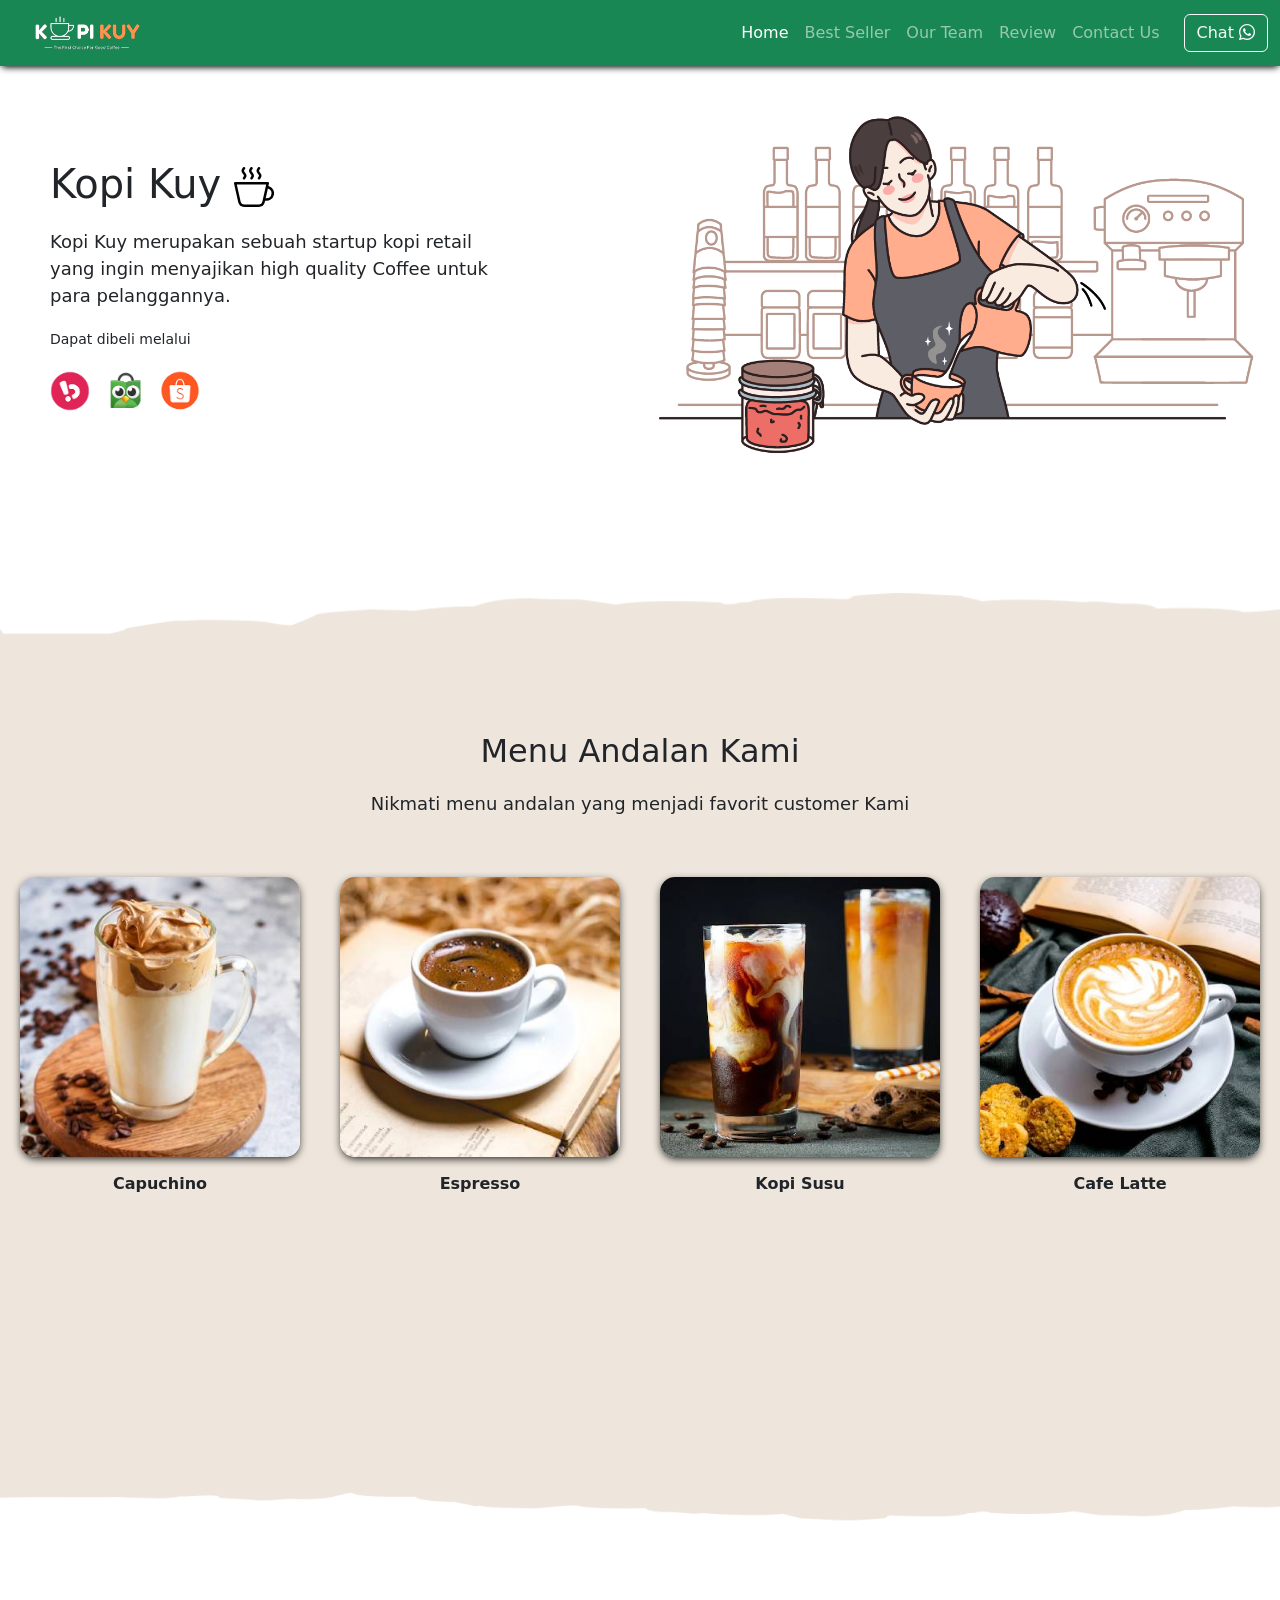
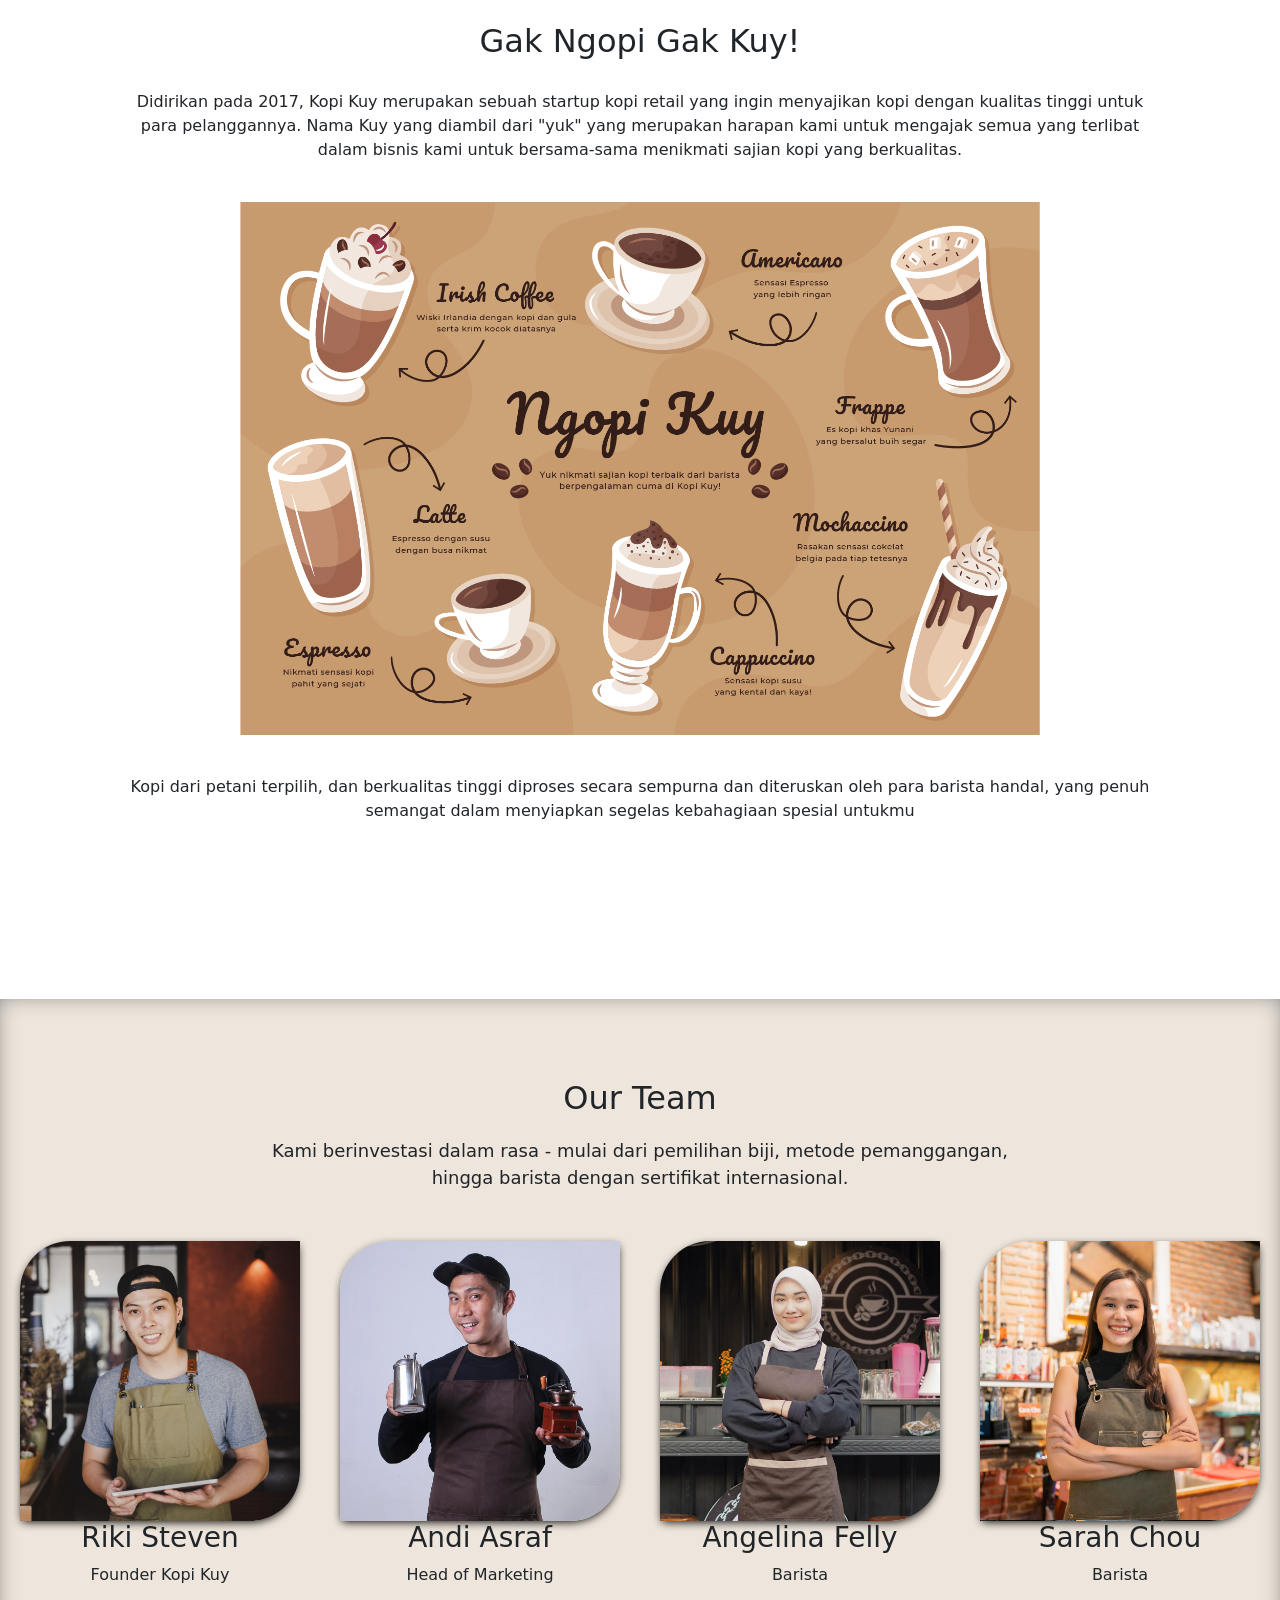
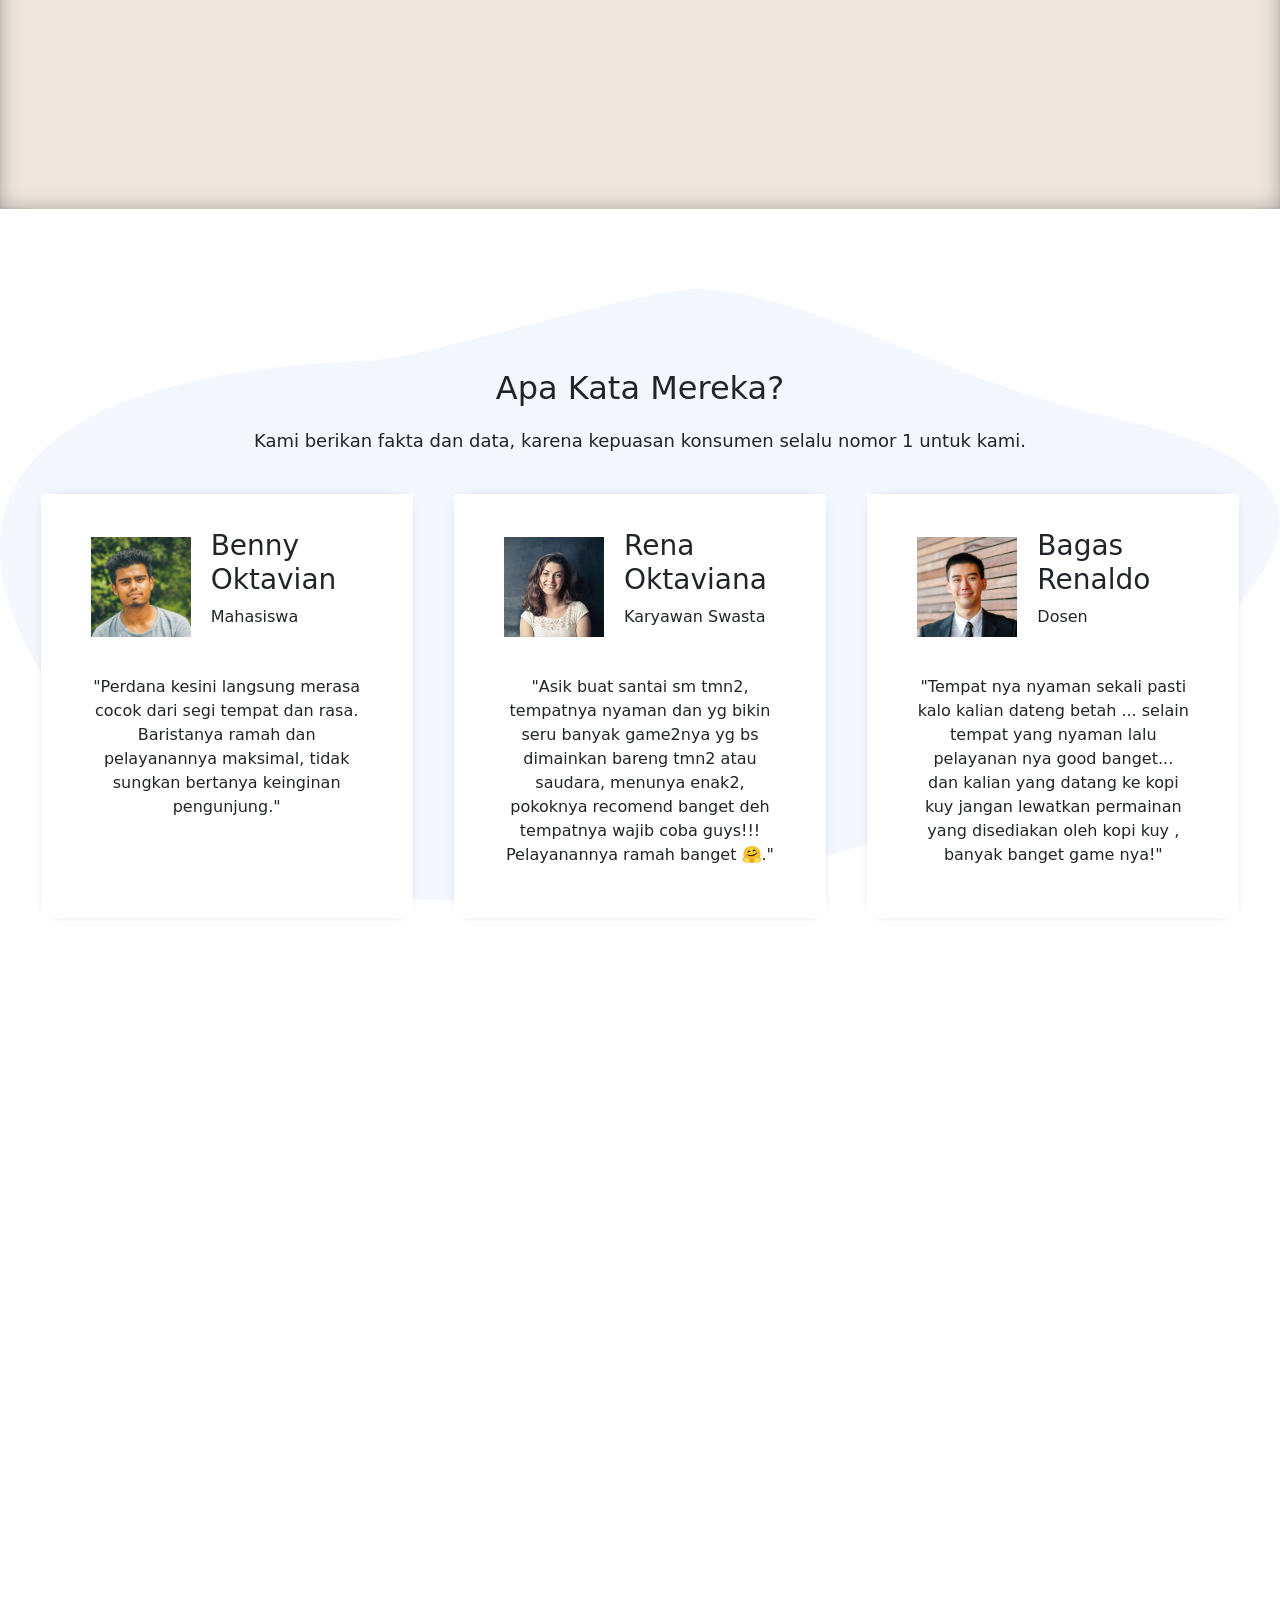
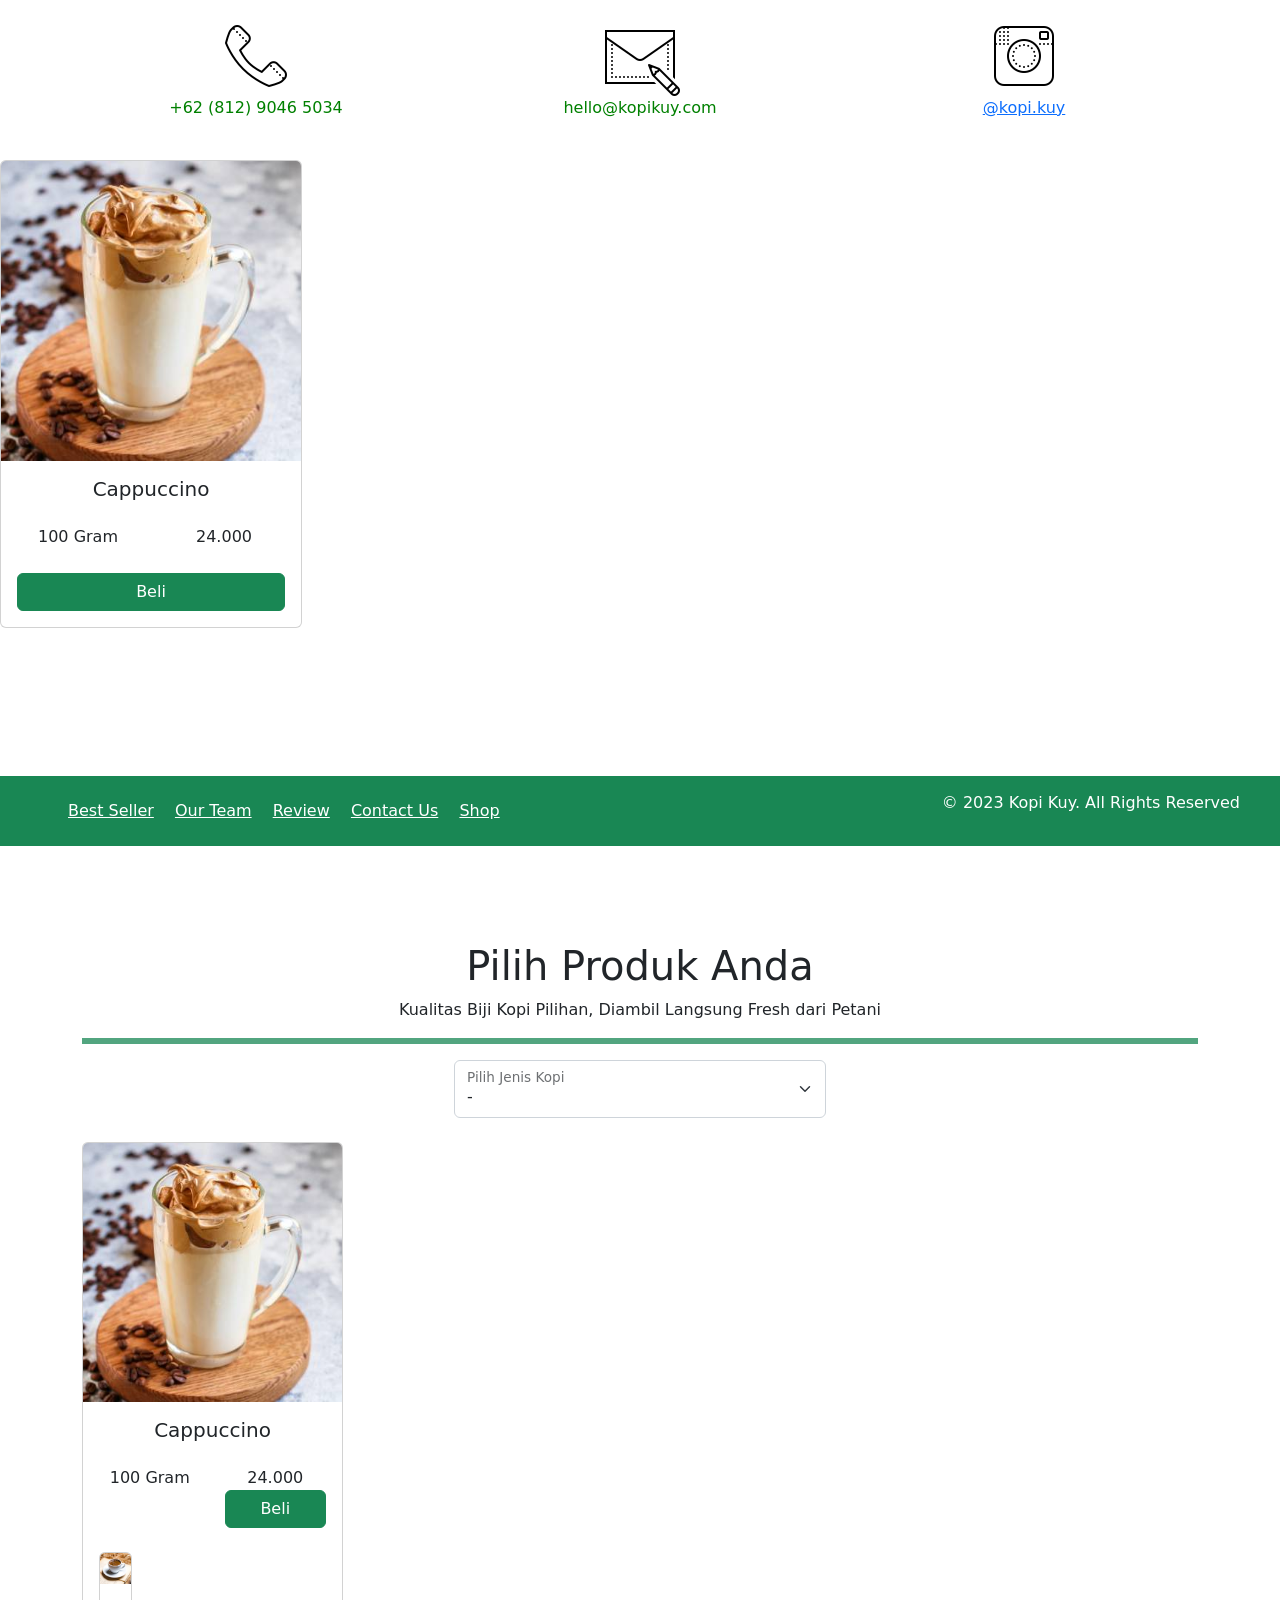
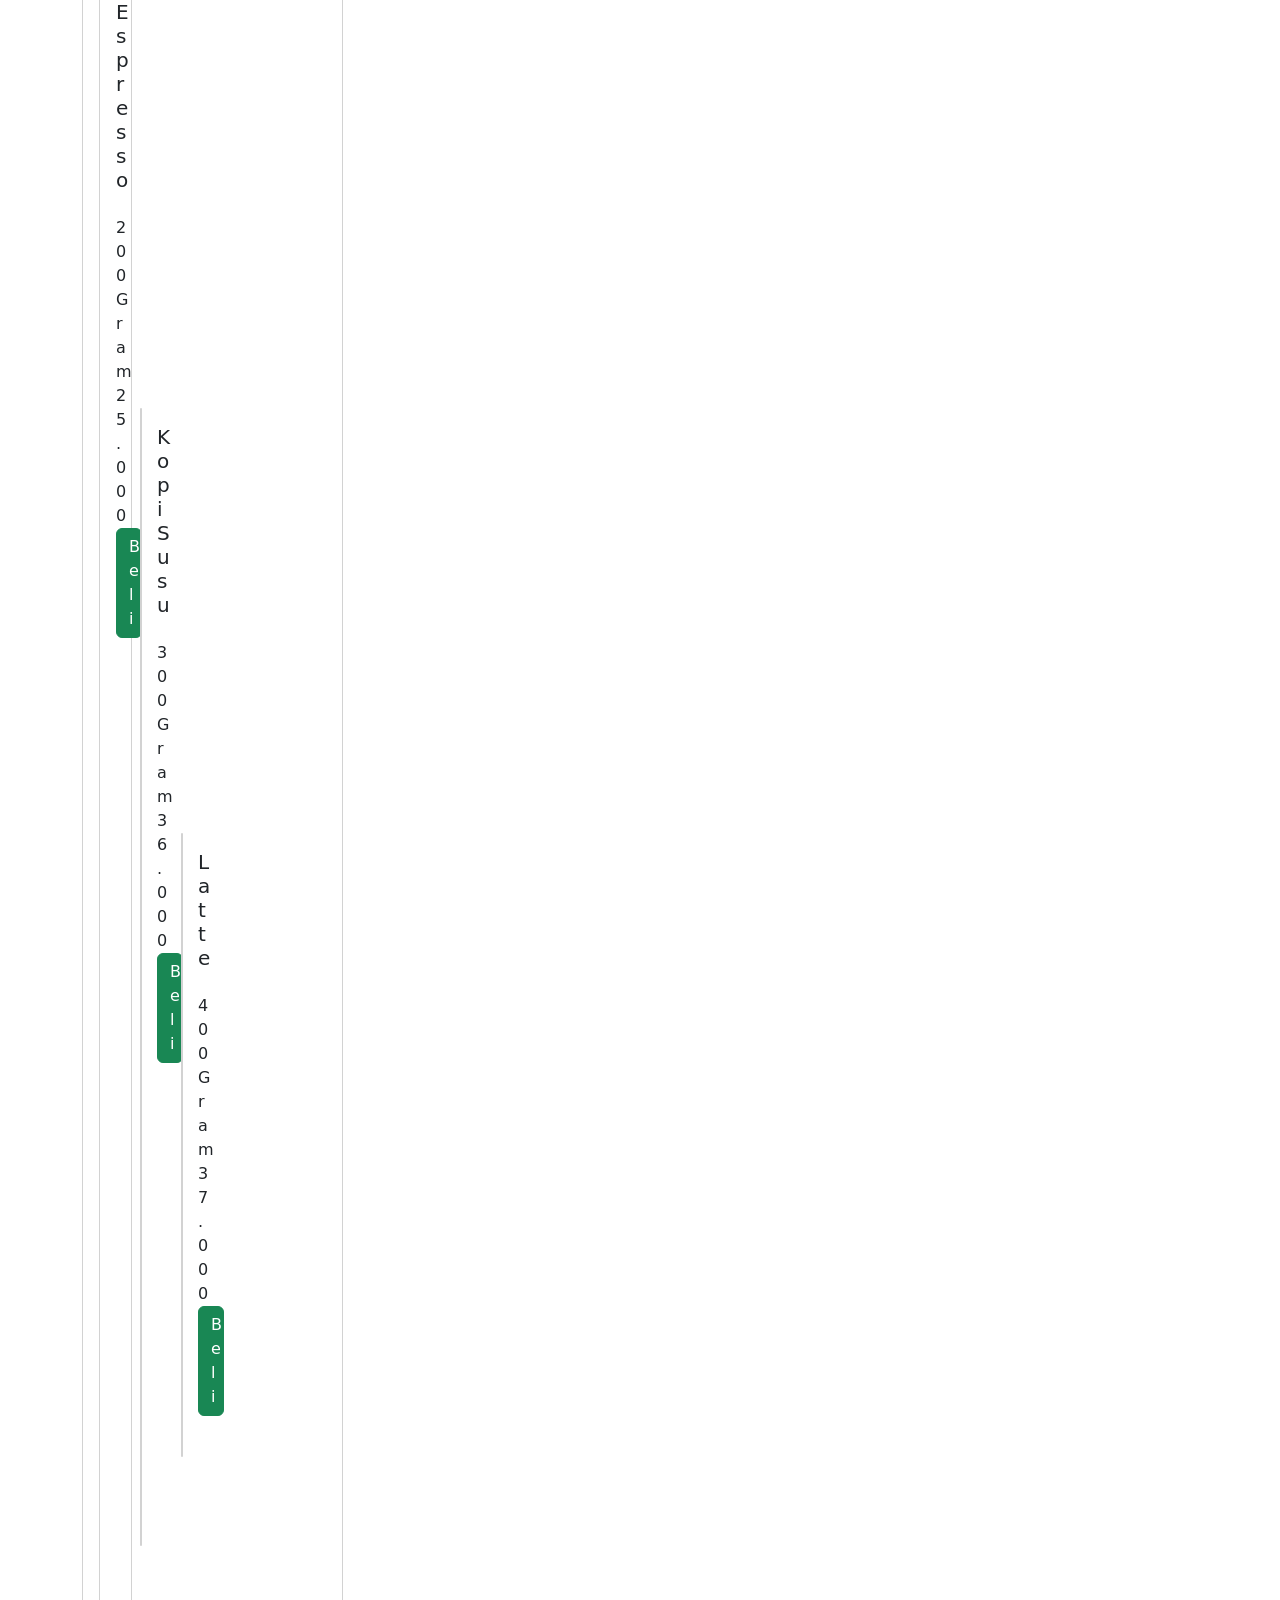
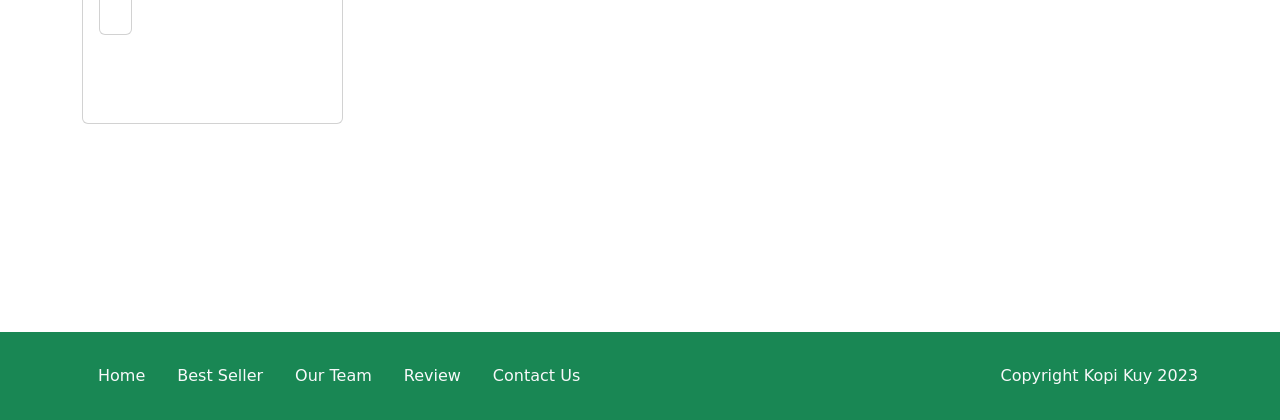
<file: index.html>
<!DOCTYPE html>

<html lang="id">


<head>
  <meta charset="UTF-8">
  <meta http-equiv="X-UA-Compatible" content="IE=edge">
  <meta name="viewport" content="width=device-width, initial-scale=1.0">
  <link rel="shortcut icon" href="images/favicon.ico" type="image/x-icon">
  <title>Website Kopi Kuy</title>
  <link rel="stylesheet" href="css/style.css">
</head>

<body>
  <nav>
    <div class="baris">
      <img class="logo" src="images/logo/logo_kuy.png">
      <div class="navigasi">
        <a href="#best-seller">Best Seller</a>
        <a href="#our-team">Our Team</a>
        <a href="#review">Review</a>
        <a href="#contact-us">Contact Us</a>

      </div>
      <a class="shop" href="produk.html">Shop</a>
      <a class="chat" href="https://wa.me/6281290465033" target="_blank">Chat</a>
    </div>
  </nav>

  <header>
    <div class="baris">
      <div class="col-kiri">
        <h1 class="judul-header">Kopi Kuy <img src="images/icon/icon_kopi.svg"></h1>

        <p class="subjudul-header">Kopi Kuy merupakan sebuah startup kopi retail yang ingin menyajikan high
          quality Coffee untuk para pelanggannya.</p>
        <p class="dapat-dibeli">Dapat dibeli melalui</p>

        <div class="olshop">
          <img src="images/logo/logo_bukalapak.png" alt="">
          <img src="images/logo/logo_tokopedia.png" alt="">
          <img src="images/logo/logo_shopee.png" alt="">
        </div>
      </div>

      <img class="col-kanan" src="images/header/header1.png">
    </div>
  </header>

  <section id="best-seller" class="best-seller">
    <h2 class="judul-best-seller">Menu Andalan Kami</h2>
    <p class="subjudul-best-seller">Nikmati menu andalan yang menjadi favorit customer Kami</p>

    <div class="baris">
      <div class="col-produk">
        <img src="images/produk/product_capuchino.jpg" alt="">
        <p class="nama-produk">Capuchino</p>
      </div>
      <div class="col-produk">
        <img src="images/produk/product_espresso.jpg" alt="">
        <p class="nama-produk">Espresso</p>
      </div>
      <div class="col-produk">
        <img src="images/produk/product_kopi_susu.jpg" alt="">
        <p class="nama-produk">Kopi Susu</p>
      </div>
      <div class="col-produk">
        <img src="images/produk/product_latte.jpg" alt="">
        <p class="nama-produk">Cafe Latte</p>
      </div>
    </div>
  </section>

  <section id="about-us" class="about-us">
    <h2 class="judul-about-us">Gak Ngopi Gak Kuy!</h2>
    <p class="tentang-about-us">
      Didirikan pada 2017, Kopi Kuy merupakan sebuah startup kopi retail yang ingin menyajikan kopi
      dengan kualitas tinggi
      untuk para pelanggannya. Nama Kuy yang diambil dari "yuk" yang merupakan harapan kami untuk
      mengajak semua yang terlibat dalam bisnis kami untuk bersama-sama menikmati sajian kopi yang
      berkualitas.
    </p>
    <img src="images/aset_kopi_jumbo.png">
    <p class="penjelasan-about-us">
      Kopi dari petani terpilih, dan berkualitas tinggi diproses secara sempurna dan diteruskan
      oleh para barista handal,
      yang penuh semangat dalam menyiapkan segelas kebahagiaan spesial untukmu
    </p>
  </section>

  <section class="our-team" id="our-team">
    <h2 class="judul-team">Our Team</h2>
    <p class="subjudul-team">Kami berinvestasi dalam rasa - mulai dari pemilihan biji, metode pemanggangan,
      hingga barista dengan sertifikat internasional. </p>

    <div class="baris">
      <div class="col-team">
        <img src="images/team/team1.jpg">
        <h3>Riki Steven</h3>
        <p>Founder Kopi Kuy</p>
      </div>
      <div class="col-team">
        <img src="images/team/team2.jpg">
        <h3>Andi Asraf</h3>
        <p>Head of Marketing</p>
      </div>

      <div class="col-team">
        <img src="images/team/team3.jpg">
        <h3>Angelina Felly</h3>
        <p>Barista</p>
      </div>

      <div class="col-team">
        <img src="images/team/team4.jpg">
        <h3>Sarah Chou</h3>
        <p>Barista</p>
      </div>
    </div>
  </section>

  <section id="review" class="review">
    <h2 class="judul-review">Apa Kata Mereka?</h2>

    <p class="subjudul-review">Kami berikan fakta dan data, karena kepuasan konsumen selalu nomor 1 untuk kami.</p>

    <div class="baris">
      <div class="col-review">
        <div class="profile">
          <img src="images/customer/customer1.jpg">
          <div class="nama-profile">
            <h3>Benny Oktavian</h3>
            <p>Mahasiswa</p>
          </div>
        </div>
        <p class="testimoni">"Perdana kesini langsung merasa cocok dari segi tempat dan rasa. Baristanya ramah
          dan pelayanannya maksimal, tidak sungkan bertanya keinginan pengunjung."</p>
      </div>
      <div class="col-review">
        <div class="profile">
          <img src="images/customer/customer2.jpg">
          <div class="nama-profile">
            <h3>Rena Oktaviana</h3>
            <p>Karyawan Swasta</p>
          </div>
        </div>
        <p class="testimoni">"Asik buat santai sm tmn2, tempatnya nyaman dan yg bikin seru banyak game2nya yg bs
          dimainkan bareng tmn2 atau saudara, menunya enak2, pokoknya recomend banget deh
          tempatnya wajib coba guys!!! Pelayanannya ramah banget 🤗."</p>
      </div>
      <div class="col-review">
        <div class="profile">
          <img src="images/customer/customer3.jpg">
          <div class="nama-profile">
            <h3>Bagas Renaldo</h3>
            <p>Dosen</p>
          </div>
        </div>
        <p class="testimoni">"Tempat nya nyaman sekali pasti kalo kalian dateng betah ... selain tempat yang
          nyaman lalu pelayanan nya good banget... dan kalian yang datang ke kopi kuy jangan
          lewatkan permainan yang disediakan oleh kopi kuy , banyak banget game nya!"</p>
      </div>
    </div>
  </section>

  <section class="contact-us" id="contact-us">
    <iframe src="https://www.google.com/maps/embed?pb=!1m14!1m8!1m3!1d7932.741866032694!2d106.668581!3d-6.214715!3m2!1i1024!2i768!4f13.1!3m3!1m2!1s0x2e69f9912c7f297b%3A0xe5a3a671dae861ab!2sKopi%20kuy!5e0!3m2!1sid!2sid!4v1680617229460!5m2!1sid!2sid" width="100%" height="300" style="border:0;" allowfullscreen="" loading="lazy" referrerpolicy="no-referrer-when-downgrade"></iframe>
    <div class="baris">
      <div class="col-kontak">
        <img src="images/icon/icon_phone.png">
        <p>+62 (812) 9046 5034</p>
      </div>
      <div class="col-kontak">
        <img src="images/icon/icon_mail.png">
        <p>hello@kopikuy.com</p>
      </div>
      <div class="col-kontak">
        <img src="images/icon/icon_instagram.png">
        <a href="https://instagram.com" role="button">
          <p>@kopi.kuy</p>
        </a>
      </div>
    </div>
    <div id="baris_produk" class="row row-cols-1 row-cols-sm-2 row-cols-md-3 row-cols-lg-4 my-4">

      <div class="col mb-4">
        <div class="card">
          <img src="images/produk/product_capuchino.jpg" class="card-img-top" alt="...">
          <div class="card-body">
            <h5 class="card-title">Cappuccino</h5>
            <div class="row keterangan my-4">
              <div class="col">
                100 Gram
              </div>
              <div class="col">
                24.000
              </div>
            </div>
            <a href="#" class="btn btn-success w-100">Beli</a>
          </div>
        </div>
      </div>

    </div>
  </section>

  <footer>
    <div class="baris">
      <div class="navigasi">
        <a href="#best-seller">Best Seller</a>
        <a href="#our-team">Our Team</a>
        <a href="#review">Review</a>
        <a href="#contact-us">Contact Us</a>
        <a href="produk.html">Shop</a>
      </div>
      <p class="copyright">© 2023 Kopi Kuy. All Rights Reserved</p>
    </div>
  </footer>

  <!DOCTYPE html>
  <html lang="id">

  <head>
    <meta charset="UTF-8">
    <meta http-equiv="X-UA-Compatible" content="IE=edge">
    <meta name="viewport" content="width=device-width, initial-scale=1.0">
    <link rel="shortcut icon" href="images/favicon/favicon.ico" type="image/x-icon">
    <title>Produk</title>
    <link rel="shortcut icon" href="images/favicon.ico" type="image/x-icon">
    <link rel="stylesheet" href="vendor/bootstrap/bootstrap.min.css">
    <link rel="stylesheet" href="vendor/bootstrap/bootstrap-icons.css">
    <script src="vendor/bootstrap/bootstrap.bundle.min.js"></script>
    <link rel="stylesheet" href="https://rikikurnia.com/block/vendor/rikiblock/css/riki_block.css">
    <style>
      section {
        min-height: 90vh;
      }

      .bg-cokelat {
        background-color: rgb(94, 40, 7);
      }
    </style>
    <script src="js/jquery-3.6.3.min.js"></script>
  </head>

  <body>
    <!-- Tulis Kode Bootstrap Di Bawah Sini -->

    <nav class="navbar navbar-expand-lg bg-success navbar-dark w-100 fixed-top">
      <div class="container-fluid">
        <a class="navbar-brand" href="#">
          <img class="logo" src="images/logo/logo_kuy.png" height="40">
        </a>
        <button class="navbar-toggler" type="button" data-bs-toggle="collapse" data-bs-target="#navbarSupportedContent" aria-controls="navbarSupportedContent" aria-expanded="false" aria-label="Toggle navigation">
          <span class="navbar-toggler-icon"></span>
        </button>
        <div class="collapse navbar-collapse" id="navbarSupportedContent">
          <ul class="navbar-nav ms-auto me-3 mb-2 mb-lg-0">
            <li class="nav-item">
              <a class="nav-link active" aria-current="page" href="index.html">Home</a>
            </li>
            <li class="nav-item">
              <a class="nav-link" href="index.html#best-seller">Best Seller</a>
            </li>
            <li class="nav-item">
              <a class="nav-link" href="index.html#our-team">Our Team</a>
            </li>
            <li class="nav-item">
              <a class="nav-link" href="index.html#review">Review</a>
            </li>
            <li class="nav-item">
              <a class="nav-link" href="index.html#contact-us">Contact Us</a>
            </li>
          </ul>
          <a class="btn btn-outline-light" href="https://wa.me/6281290465034" target="_blank">Chat <i class="bi bi-whatsapp"></i></a>

        </div>
      </div>
    </nav>


    <section class="produk mt-5 pt-5 text-center">
      <div class="container">
        <h1>Pilih Produk Anda</h1>
        <p>Kualitas Biji Kopi Pilihan, Diambil Langsung Fresh dari Petani</p>
        <hr class="border border-success border-3 opacity-75">

        <div class="form-floating col-md-4 m-auto">
          <select class="form-select" id="select_kopi">
            <option selected disabled>-</option>
            <option value="arabica">Arabica</option>
            <option value="robusta">Robusta</option>
          </select>
          <label for="select_kopi">Pilih Jenis Kopi</label>
        </div>

        <div id="baris_produk" class="row row-cols-1 row-cols-sm-2 row-cols-md-3 row-cols-lg-4 my-4">

          <div class="col mb-4">
            <div class="card">
              <img src="images/produk/product_capuchino.jpg" class="card-img-top" alt="...">
              <div class="card-body">
                <h5 class="card-title">Cappuccino</h5>
                <div class="row keterangan my-4">
                  <div class="col">
                    100 Gram
                  </div>
                  <div class="col">
                    24.000                
                  <a href="#" class="btn btn-success w-100">Beli</a>
                  </div>
       
       <div id="baris_produk" class="row row-cols-1 row-cols-sm-2 row-cols-md-3 row-cols-lg-4 my-4">

          <div class="col mb-4">
            <div class="card">
              <img src="images/produk/product_espresso.jpg" class="card-img-top" alt="...">
              <div class="card-body">
                <h5 class="card-title">Espresso</h5>
                <div class="row keterangan my-4">
                  <div class="col">
                    200 Gram
                  </div>
                  <div class="col">
                    25.000                
                  <a href="#" class="btn btn-success w-100">Beli</a>
                  </div>
                    
       <div id="baris_produk" class="row row-cols-1 row-cols-sm-2 row-cols-md-3 row-cols-lg-4 my-4">

          <div class="col mb-4">
            <div class="card">
              <img src="images/produk/product_kopi_susu.jpg" class="card-img-top" alt="...">
              <div class="card-body">
                <h5 class="card-title">Kopi Susu</h5></h5>
                <div class="row keterangan my-4">
                  <div class="col">
                    300 Gram
                  </div>
                  <div class="col">
                    36.000                 
                  <a href="#" class="btn btn-success w-100">Beli</a>
                  </div>
       <div id="baris_produk" class="row row-cols-1 row-cols-sm-2 row-cols-md-3 row-cols-lg-4 my-4">

          <div class="col mb-4">
            <div class="card">
              <img src="images/produk/product_latte.jpg" class="card-img-top" alt="...">
              <div class="card-body">
                <h5 class="card-title">Latte</h5></h5>
                <div class="row keterangan my-4">
                  <div class="col">
                    400 Gram
                  </div>
                  <div class="col">
                    37.000
                  <a href="#" class="btn btn-success w-100">Beli</a>
                  </div>
                   
    </section>

    <footer class="bg-success py-4">
      <div class="container">
        <div class="row align-items-center">
          <div class="col-md-8">
            <ul class="nav">
              <li class="nav-item">
                <a class="nav-link link-light active" aria-current="page" href="index.html">Home</a>
              </li>
              <li class="nav-item">
                <a class="nav-link link-light" href="index.html#best-seller">Best Seller</a>
              </li>
              <li class="nav-item">
                <a class="nav-link link-light" href="index.html#our-team">Our Team</a>
              </li>
              <li class="nav-item">
                <a class="nav-link link-light" href="index.html#review">Review</a>
              </li>
              <li class="nav-item">
                <a class="nav-link link-light" href="index.html#contact-us">Contact Us</a>
              </li>
            </ul>
          </div>
          <div class="col-md-4 text-light text-end">
            Copyright Kopi Kuy 2023
          </div>
        </div>
      </div>
    </footer>

    <script>
      /* Tulis Javascript Di bawah Sini*/
</file>
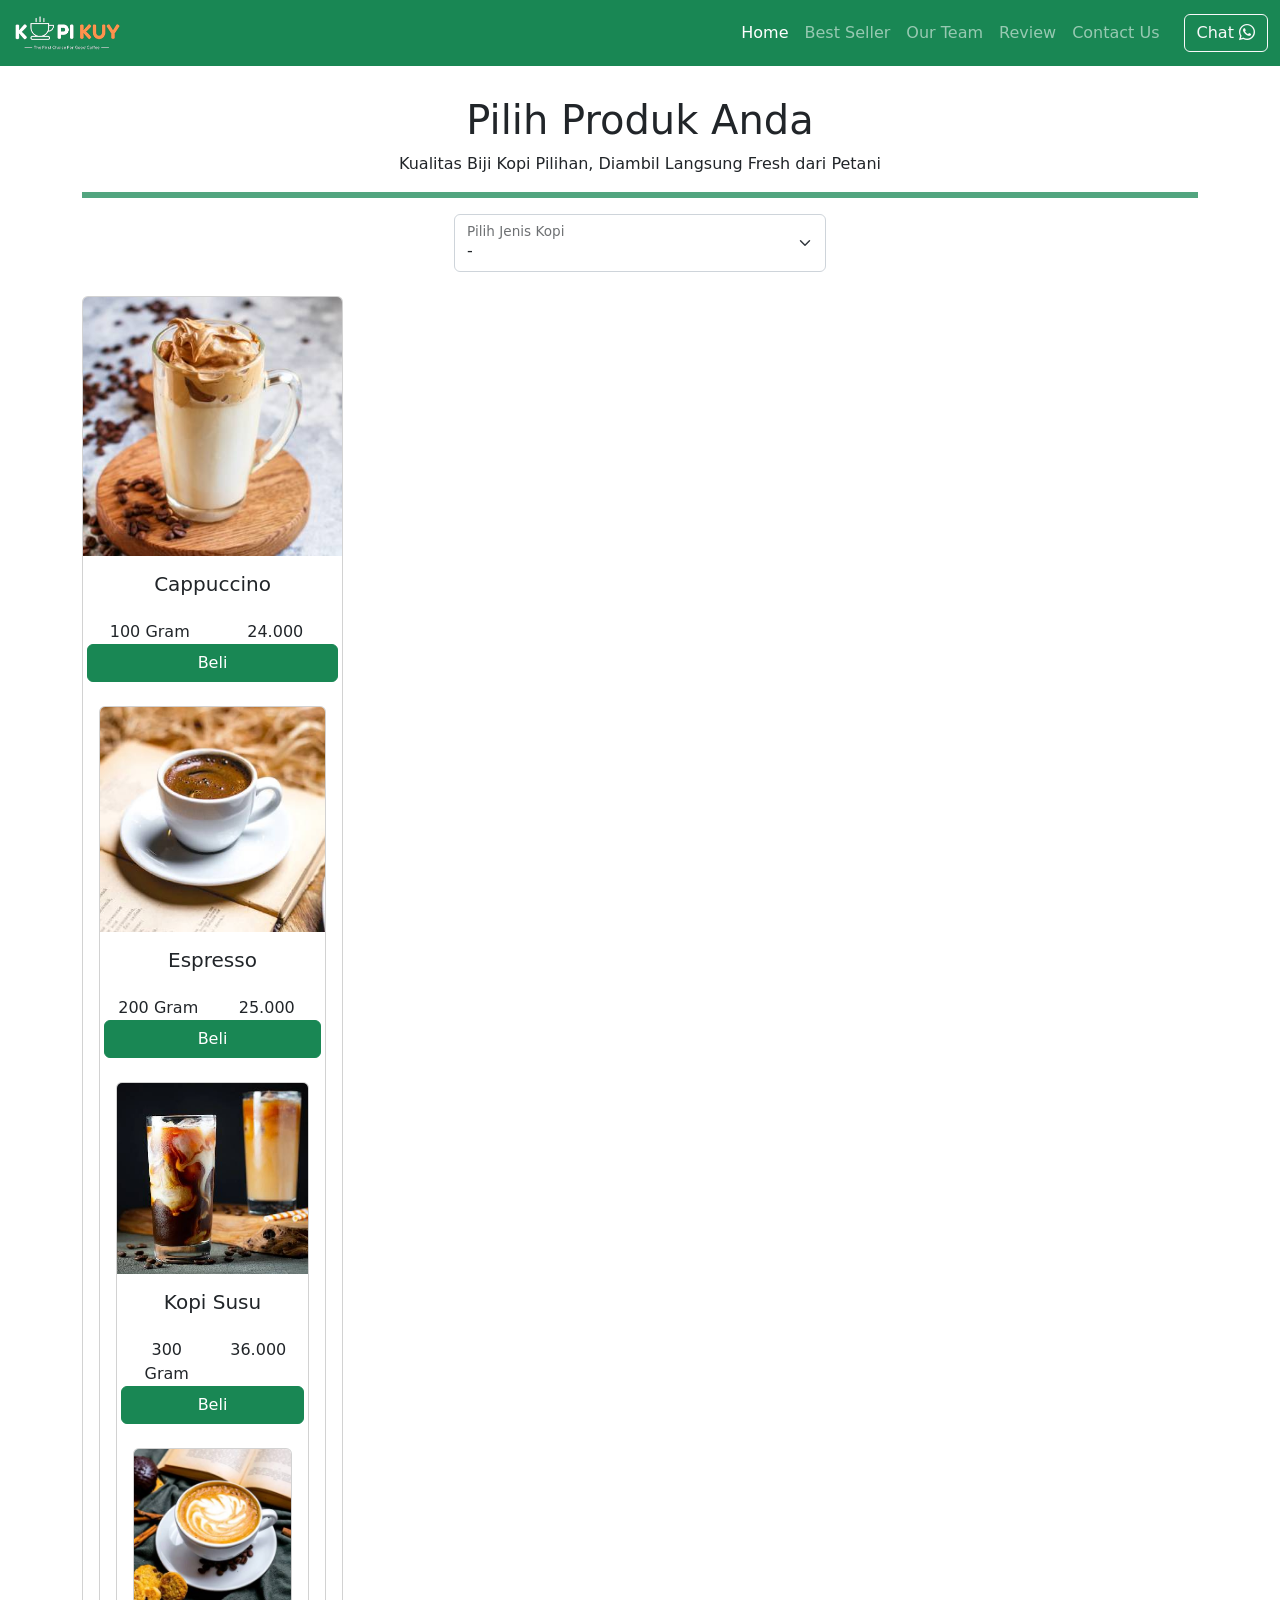
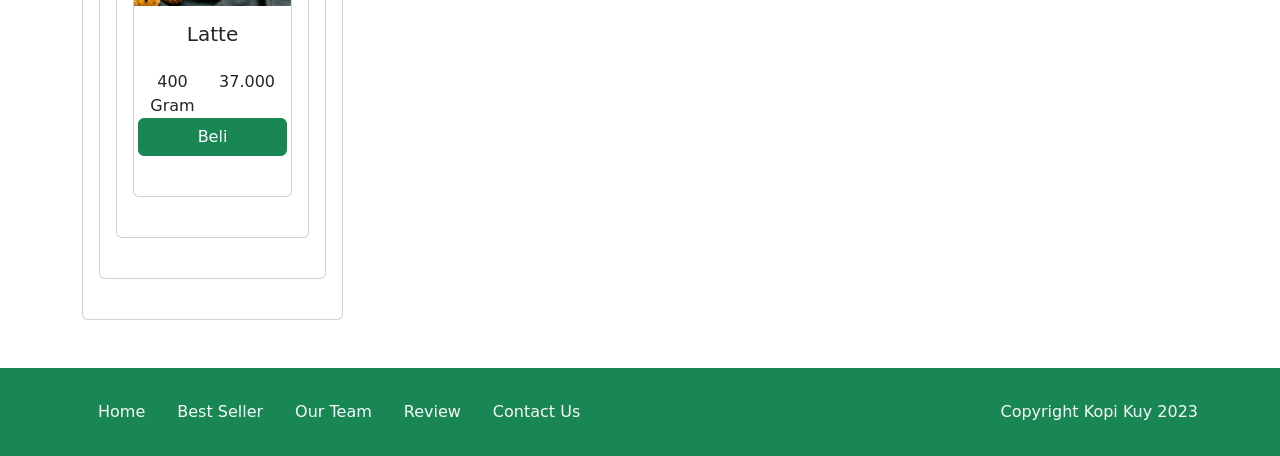
<file: produk.html>
<!DOCTYPE html>
<html lang="id">

<head>
    <meta charset="UTF-8">
    <meta http-equiv="X-UA-Compatible" content="IE=edge">
    <meta name="viewport" content="width=device-width, initial-scale=1.0">
    <link rel="shortcut icon" href="images/favicon/favicon.ico" type="image/x-icon">
    <title>Produk</title>
    <link rel="shortcut icon" href="images/favicon.ico" type="image/x-icon">
    <link rel="stylesheet" href="vendor/bootstrap/bootstrap.min.css">
    <link rel="stylesheet" href="vendor/bootstrap/bootstrap-icons.css">
    <script src="vendor/bootstrap/bootstrap.bundle.min.js"></script>
    <style>
        section {
            min-height: 90vh;
        }
    </style>
    <script src="js/jquery-3.6.3.min.js"></script>
</head>

<body>
    <!-- Tulis Kode Bootstrap Di Bawah Sini -->
<nav class="navbar navbar-expand-lg bg-success navbar-dark w-100 fixed-top">
        <div class="container-fluid">
            <a class="navbar-brand" href="#">
                <img class="logo" src="images/logo/logo_kuy.png" height="40">
            </a>
            <button class="navbar-toggler" type="button" data-bs-toggle="collapse"
                data-bs-target="#navbarSupportedContent" aria-controls="navbarSupportedContent" aria-expanded="false"
                aria-label="Toggle navigation">
                <span class="navbar-toggler-icon"></span>
            </button>
            <div class="collapse navbar-collapse" id="navbarSupportedContent">
                <ul class="navbar-nav ms-auto me-3 mb-2 mb-lg-0">
                    <li class="nav-item">
                        <a class="nav-link active" aria-current="page" href="index.html">Home</a>
                    </li>
                    <li class="nav-item">
                        <a class="nav-link" href="index.html#best-seller">Best Seller</a>
                    </li>
                    <li class="nav-item">
                        <a class="nav-link" href="index.html#our-team">Our Team</a>
                    </li>
                    <li class="nav-item">
                        <a class="nav-link" href="index.html#review">Review</a>
                    </li>
                    <li class="nav-item">
                        <a class="nav-link" href="index.html#contact-us">Contact Us</a>
                    </li>
                </ul>
                <a class="btn btn-outline-light" href="https://wa.me/6281290465034" target="_blank">Chat <i
                        class="bi bi-whatsapp"></i></a>

            </div>
        </div>
    </nav>


    <section class="produk mt-5 pt-5 text-center">
        <div class="container">
            <h1>Pilih Produk Anda</h1>
            <p>Kualitas Biji Kopi Pilihan, Diambil Langsung Fresh dari Petani</p>
            <hr class="border border-success border-3 opacity-75">

            <div class="form-floating col-md-4 m-auto">
                <select class="form-select" id="select_kopi">
                    <option selected disabled>-</option>
                    <option value="arabica">Arabica</option>
                    <option value="robusta">Robusta</option>
                </select>
                <label for="select_kopi">Pilih Jenis Kopi</label>
            </div>

            <div id="baris_produk" class="row row-cols-1 row-cols-sm-2 row-cols-md-3 row-cols-lg-4 my-4">

                <div class="col mb-4">
                    <div class="card">
                        <img src="images/produk/product_capuchino.jpg" class="card-img-top" alt="...">
                        <div class="card-body">
                            <h5 class="card-title">Cappuccino</h5>
                            <div class="row keterangan my-4">
                                <div class="col">
                                    100 Gram
                                </div>
                                <div class="col">
                                    24.000
                                </div>
                                <a href="#" class="btn btn-success w-100">Beli</a>
                                </div>      

          <div class="col mb-4">
            <div class="card">
              <img src="images/produk/product_espresso.jpg" class="card-img-top" alt="...">
              <div class="card-body">
                <h5 class="card-title">Espresso</h5>
                <div class="row keterangan my-4">
                  <div class="col">
                    200 Gram
                  </div>
                  <div class="col">
                    25.000
                  </div>
                  <a href="#" class="btn btn-success w-100">Beli</a>
                  </div>  

          <div class="col mb-4">
            <div class="card">
              <img src="images/produk/product_kopi_susu.jpg" class="card-img-top" alt="...">
              <div class="card-body">
                <h5 class="card-title">Kopi Susu</h5></h5>
                <div class="row keterangan my-4">
                  <div class="col">
                    300 Gram
                  </div>
                  <div class="col">
                    36.000
                  </div>
                  <a href="#" class="btn btn-success w-100">Beli</a>
                  </div>

          <div class="col mb-4">
            <div class="card">
              <img src="images/produk/product_latte.jpg" class="card-img-top" alt="...">
              <div class="card-body">
                <h5 class="card-title">Latte</h5></h5>
                <div class="row keterangan my-4">
                  <div class="col">
                    400 Gram
                  </div>
                  <div class="col">
                    37.000
                  </div>
                 <a href="#" class="btn btn-success w-100">Beli</a>
                 </div>
    </section>

    <footer class="bg-success py-4">
        <div class="container">
            <div class="row align-items-center">
                <div class="col-md-8">
                    <ul class="nav">
                        <li class="nav-item">
                            <a class="nav-link link-light active" aria-current="page" href="index.html">Home</a>
                        </li>
                        <li class="nav-item">
                            <a class="nav-link link-light" href="index.html#best-seller">Best Seller</a>
                        </li>
                        <li class="nav-item">
                            <a class="nav-link link-light" href="index.html#our-team">Our Team</a>
                        </li>
                        <li class="nav-item">
                            <a class="nav-link link-light" href="index.html#review">Review</a>
                        </li>
                        <li class="nav-item">
                            <a class="nav-link link-light" href="index.html#contact-us">Contact Us</a>
                        </li>
                    </ul>
                </div>
                <div class="col-md-4 text-light text-end">
                    Copyright Kopi Kuy 2023
                </div>
            </div>
        </div>
    </footer>

    <script>

    <script>
        /* Tulis Javascrip Di bawah Sini*/
</file>
<file: css/style.css>
/* Pengaturan Global */

/* Mendaftarkan font ke dalam CSS, dan memberi nama family */
@font-face {
   font-family: 'Poppins';
   src: url(../fonts/poppins.woff2);
}

* {
   box-sizing: border-box;
   margin: 0;
   padding: 0;
}

html {
   /* agar scroll ketika klik pada navigasi menjadi halus */
   scroll-behavior: smooth;
}

body {
   /* mendaftarkan semua teks pada body menjadi family Poppins */
   font-family: 'Poppins';
}

a {
   /* menghilangkan garis bawah pada link */
   text-decoration: none;

   /* menghilangkan warna bawaan pada link */
   color: unset;
}

h2 {
   /* mengatur ukuran huruf ke 34 pixel */
   font-size: 34px;
}

h3 {
   /* mengatur ukuran huruf ke 1.2rem */
   font-size: 1.2rem;
}

h1,
h2,
h3 {
   /* mengatur tebal huruf */
   font-weight: bold;
}

img {
   /* 
      mengatur agar semua elemen img memiliki panjang maksimal 100% agar
      tidak besar gambar tidak melebihi layar ataupun pembungkus
   */
   max-width: 100%;
}

/* Navigasi */

nav {
   /* background-color mengatur warna latar belakang */
   background-color: red;

   /* penulisan 2 background-color seperti ini akan mengabaikan penulisan sebelumnya */
   background-color: #198754;

   /* box-shadow membuat efek bayangan */
   box-shadow: 0 3px 7px -2px #000;

   /* width mengatur panjang elemen */
   width: 100%;
   padding-top: 10px;
   padding-bottom: 10px;

   /* position mengatur posisi elemen, static untuk biasa, fixed untuk efek menempel */
   position: fixed;

   /* Nilai z-index semakin besar, maka elemen akan semakin di depan */
   z-index: 500;
}

/* 
   PERHATIKAN bahwa dalam mengatur elemen, nama elemen langsung ditulis
   sedangkan untuk mengatur class, dibutuhkan tanda titik (.) terlebih dulu
   img {} berarti elemen dengan tag img, 
   sedangkan .img artinya elemen dengan kelas img   
*/

.baris {
   /* 
      display: flex memiliki pengaturan yang dapat mengatur agar elemen
      di dalamnya memiliki ukuran yang fleksibel
   */
   display: flex;

   /* 
      align-items: center mengatur elemen di dalamnya rata tengah vertikal
   */
   align-items: center;

   /* 
      justify-content: center mengatur elemen di dalamnya rata tengah horizontal
   */
   justify-content: center;

   /* 
      flex-wrap: wrap mengatur agar jika panjang elemen berlebih, maka elemen
      akan otomatis diletakan di baris baru
   */
   flex-wrap: wrap;
}

section {
   /* text-align mengatur rata tulisan, bisa bernilai: left, right, center, justify */
   text-align: center;
}

.logo {
   /* height mengatur tinggi elemen */
   height: 40px;
   margin-left: 20px;
}

.navigasi {
   margin-left: auto;
   margin-right: 15px;
}

.navigasi a,
.shop {
   color: #fff;
   padding-left: 8px;
   padding-right: 8px;
}

.shop {
   margin-right: 100px;
}

.chat {
   margin-right: 30px;
   background-color: rgb(8, 69, 8);
   color: #fff;
   padding-top: 5px;
   padding-right: 15px;
   padding-bottom: 5px;
   padding-left: 15px;
   border-radius: 10px;
}


/* HEADER */


header,
section {
   /*
    padding mengatur jarak ke dalam
    pada padding dan margin ditambahkan top / right / bottom / top 
    untuk mengatur jarak masing-masing 
   */
   padding-top: 80px;
   padding-bottom: 80px;

   /* margin mengatur jarak ke luar */
   margin-bottom: 80px;
}

/* penulisan CSS dapat digabung dengan beberapa elemen */
.col-kiri,
.col-kanan {
   /* width mengatur panjang elemen. 50% artinya setengah ukuran pembungkus */
   width: 50%;
}

.col-kiri {
   padding-left: 50px;
   padding-right: 120px;
}

.judul-header {
   margin-bottom: 20px;
}

.subjudul-header {
   /* font-size digunakan untuk mengatur ukuran huruf */
   font-size: 18px;
}

.dapat-dibeli {
   margin-top: 20px;
   margin-bottom: 20px;
   font-size: 14px;
}

.olshop img {
   width: 40px;

   /* height digunakan untuk mengatur tinggi elemen */
   height: auto;
   margin-right: 10px;
}

/* Best Seller */

.best-seller {
   position: relative;

   /* background-color mengatur warna latar belakang elemen */
   background-color: #EEE6DC;
}

/* 
terkait position, after, dan before memerlukan pemahaman mendalam
terkait layout pada CSS untuk dapat memahami secara penuh 
*/

.best-seller::before,
.best-seller::after {
   position: absolute;
   content: "";
   width: 100%;
   height: 76px;

   /* background-image untuk menambahkan gambar sebagai background */
   background-image: url(../images/garis-atas.png);

   /*background-size agar gambar latar menyesuaikan tinggi / panjang elemen */
   background-size: cover;

   top: -60px;
   left: 0;
}

.best-seller::after {
   height: 60px;
   background-image: url(../images/garis-bawah.png);
   top: unset;
   bottom: -60px;
}

.judul-best-seller {
   margin-bottom: 20px;
}

.subjudul-best-seller {
   font-size: 18px;
   margin-bottom: 40px;
}

.col-produk {
   /* 
      Penulisan padding dan margin seperti padding:20px ini penulisan singkat 
      yang berarti top, right, bottom, left nilainya sama, yaitu 20px 
   */
   padding: 20px;
   width: 25%;
}

.col-produk img {
   /* transition membuat animasi transisi dari perubahan style, 0.3s berarti 0.3 detik */
   transition: all 0.3s ease;

   /* border-radius  Membuat sudut membulat */
   border-radius: 15px;

   /* box-shadow membuat efek bayangan */
   box-shadow: 0 3px 10px -2px #000;
}

/* :hover akan dijalankan saat mouse ada di atas elemen */
.col-produk img:hover {

   /* membuat transformasi, bisa berupa scale(1.05), rotate(180deg), translateY(-50px), dsb */
   transform: scale(0.9);
   border-radius: 50%;
}

.nama-produk {
   margin-top: 15px;
   font-weight: bold;
}

/* About US */

.about-us {
   /* max-width: 80%; mengatur panjang maksimal elemen tidak boleh melebihi 80% layar */
   max-width: 80%;

   /* margin-left dan margin-right auto akan membuat posisi elemen berada di tengah */
   margin-left: auto;
   margin-right: auto;
}

.judul-about-us {
   margin-bottom: 30px;
}

/* 
   penulisan .about-us img {} berarti mengatur elemen img 
   yang ada di dalam elemen dengan kelas about-us 
   harap perhatikan .about-us dan image dipisahkan spasi
   penulisan class diawali titik (.) penulisan elemen tidak
*/
.about-us img {
   /* 
      Penulisan width: 800px dan max-width: 100% mengatur agar
      elemen memiliki panjang 800px namun tidak boleh melebihi 100% ukuran layar
   */
   width: 800px;
   max-width: 100%;
}

.tentang-about-us {
   margin-bottom: 40px;
}

.penjelasan-about-us {
   margin-top: 40px;
}

/* OUR TEAM */

.our-team {
   background-color: #EEE6DC;
   box-shadow: inset 0px 0px 23px -6px #707070;
}

.judul-team {
   margin-bottom: 20px;
}

.subjudul-team {
   margin-bottom: 30px;
   font-size: 18px;
   width: 800px;
   max-width: 90%;
   margin-left: auto;
   margin-right: auto;
}

.col-team {
   width: 25%;
   padding: 20px;
}

.col-team img {
   box-shadow: 0 3px 10px -2px #000;
   border-radius: 50px 0px 50px 0px;
}


/* REVIEW */

.review {
   background-image: url(../images/bg-review.svg);
   /* 
      background-size: contain;
      membuat gambar latar belakang tidak terpotong
   */
   background-size: contain;

   /* 
      background-repeat: no-repeat;
      membuat gambar latar belakang tidak diulang (duplikat)
   */
   background-repeat: no-repeat;
   padding-left: 20px;
   padding-right: 20px;
}

.judul-review {
   margin-bottom: 20px;
}

.subjudul-review {
   margin-bottom: 40px;
   font-size: 18px;
}

.review .baris {
   justify-content: space-around;
   /* align-items: stretch; membuat tinggi elemen di dalam .review .baris seragam */
   align-items: stretch;
}

.col-review {
   width: 30%;
   padding: 35px 50px;
   box-shadow: 0px 0px 12px -10px #000;
   background-color: #fff;
}

.profile {
   display: flex;
   margin-bottom: 30px;
   align-items: center;
}

/* mengatur elemen img yang ada di dalam class(.) profile */
.profile img {
   width: 100px;
   margin-right: 20px;
}

.profile .nama-profile {
   text-align: left;
}

/* CONTACT US */
.contact-us {
   margin-bottom: 20px;
}

.col-kontak {
   width: 30%;
   margin-top: 50px;
   /* color mengatur warna tulisan */
   color: green;
}

/* FOOTER */

footer {
   background-color: #198754;
   padding-top: 15px;
   padding-bottom: 15px;
   color: #fff;
   padding-right: 40px;
   padding-left: 40px;
}

footer .navigasi {
   margin-left: 20px;
   margin-right: auto;
}

/* UNTUK RESPONSIF DI BAWAH */
</file>
